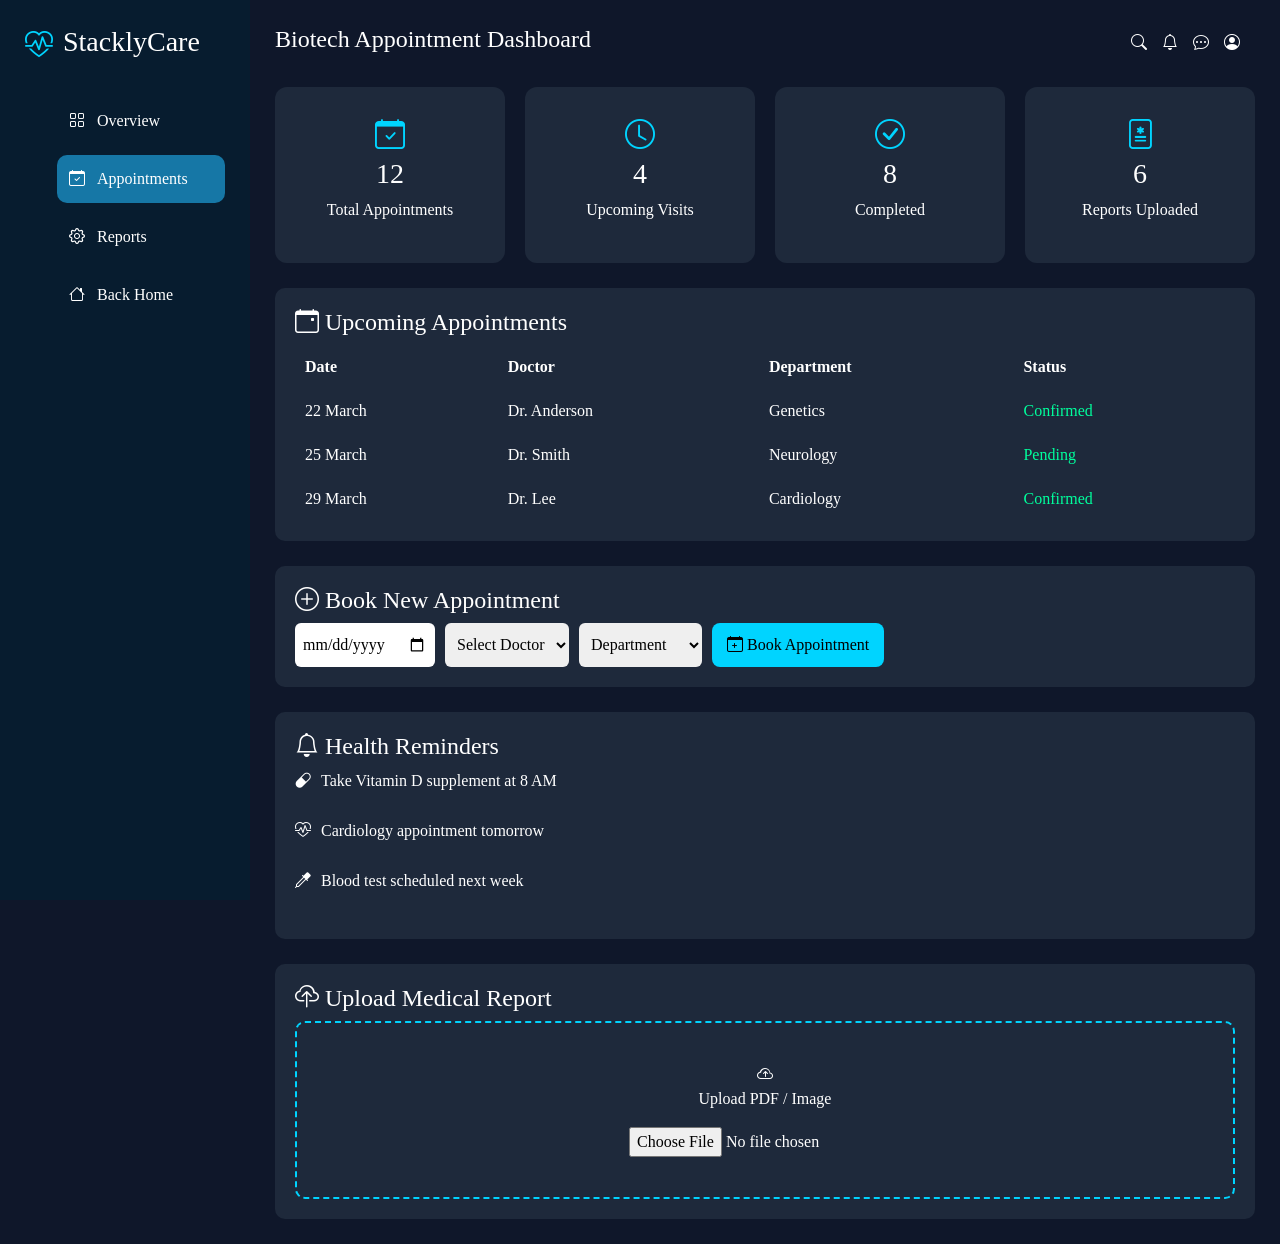
<file: appointmentdash.html>
<!DOCTYPE html>
<html lang="en">

<head>
<meta charset="UTF-8">
<meta name="viewport" content="width=device-width, initial-scale=1.0">

<title>MetaCare Biotechnology Dashboard</title>

<link href="https://cdn.jsdelivr.net/npm/bootstrap@5.3.2/dist/css/bootstrap.min.css" rel="stylesheet">

<link rel="stylesheet"
href="https://cdn.jsdelivr.net/npm/bootstrap-icons@1.11.3/font/bootstrap-icons.css">

<link rel="stylesheet" href="apointmentdash.css">

</head>

<body>

<div class="overlay"></div>


<div class="sidebar">

<div class="logo">

<i class="bi bi-heart-pulse"></i>
<h3>StacklyCare</h3>

</div>

<ul>

<li >
<a href="patdashboard.html">
<i class="bi bi-grid"></i>
<span>Overview</span>
</a>
</li>

<li class="active">
<a href="appointmentdash.html">
<i class="bi bi-calendar-check"></i>
<span>Appointments</span>
</a>
</li>


<li>
<a href="report.html">
<i class="bi bi-gear"></i>
<span>Reports</span>
</a>
</li>

<li>
<a href="index.html">
<i class="bi bi-house"></i>
<span>Back Home</span>
</a>
</li>

</ul>


</div>

<div class="main">

<header class="topbar">

<button class="menu-btn" id="menuToggle">
<i class="bi bi-list"></i>
</button>

<h4>Biotech Appointment Dashboard</h4>

<div class="top-icons">

<i class="bi bi-search"></i>
<i class="bi bi-bell"></i>
<i class="bi bi-chat-dots"></i>
<i class="bi bi-person-circle"></i>

<span id="topEmail"></span>

</div>

</header>


<div class="stats">

<div class="card-box">

<i class="bi bi-calendar-check"></i>
<h3>12</h3>
<p>Total Appointments</p>

</div>

<div class="card-box">

<i class="bi bi-clock"></i>
<h3>4</h3>
<p>Upcoming Visits</p>

</div>

<div class="card-box">

<i class="bi bi-check-circle"></i>
<h3>8</h3>
<p>Completed</p>

</div>

<div class="card-box">

<i class="bi bi-file-medical"></i>
<h3>6</h3>
<p>Reports Uploaded</p>

</div>

</div>


<section class="appointments">

<h4>
<i class="bi bi-calendar-event"></i>
Upcoming Appointments
</h4>

<table>

<thead>
<tr>
<th>Date</th>
<th>Doctor</th>
<th>Department</th>
<th>Status</th>
</tr>
</thead>

<tbody>

<tr>
<td>22 March</td>
<td>Dr. Anderson</td>
<td>Genetics</td>
<td class="status">Confirmed</td>
</tr>

<tr>
<td>25 March</td>
<td>Dr. Smith</td>
<td>Neurology</td>
<td class="status">Pending</td>
</tr>

<tr>
<td>29 March</td>
<td>Dr. Lee</td>
<td>Cardiology</td>
<td class="status">Confirmed</td>
</tr>

</tbody>

</table>

</section>


<section class="add-appointment">

<h4>
<i class="bi bi-plus-circle"></i>
Book New Appointment
</h4>

<form action="error.html">

<input type="date">

<select>
<option>Select Doctor</option>
<option>Dr Anderson</option>
<option>Dr Smith</option>
<option>Dr Lee</option>
</select>

<select>
<option>Department</option>
<option>Genetics</option>
<option>Cardiology</option>
<option>Neurology</option>
<option>Biochemistry</option>
</select>

<button type="submit">
<i class="bi bi-calendar-plus"></i>
Book Appointment
</button>

</form>

</section>


<section class="reminders">

<h4>
<i class="bi bi-bell"></i>
Health Reminders
</h4>

<div class="reminder">

<i class="bi bi-capsule"></i>
<p>Take Vitamin D supplement at 8 AM</p>

</div>

<div class="reminder">

<i class="bi bi-heart-pulse"></i>
<p>Cardiology appointment tomorrow</p>

</div>

<div class="reminder">

<i class="bi bi-eyedropper"></i>
<p>Blood test scheduled next week</p>

</div>

</section>


<section class="upload">

<h4>
<i class="bi bi-cloud-upload"></i>
Upload Medical Report
</h4>

<div class="upload-box">

<i class="bi bi-cloud-arrow-up"></i>
<p>Upload PDF / Image</p>

<input type="file">

</div>

</section>

</div>
<script>
    const sidebar=document.querySelector(".sidebar")
const overlay=document.querySelector(".overlay")
const menu=document.getElementById("menuToggle")

menu.onclick=()=>{

sidebar.classList.toggle("active")
overlay.classList.toggle("active")

}

overlay.onclick=()=>{

sidebar.classList.remove("active")
overlay.classList.remove("active")

}


const email=localStorage.getItem("userEmail")

if(email){

document.getElementById("userEmail").innerText=email
document.getElementById("topEmail").innerText=email

}
</script>

</body>
</html>
</file>
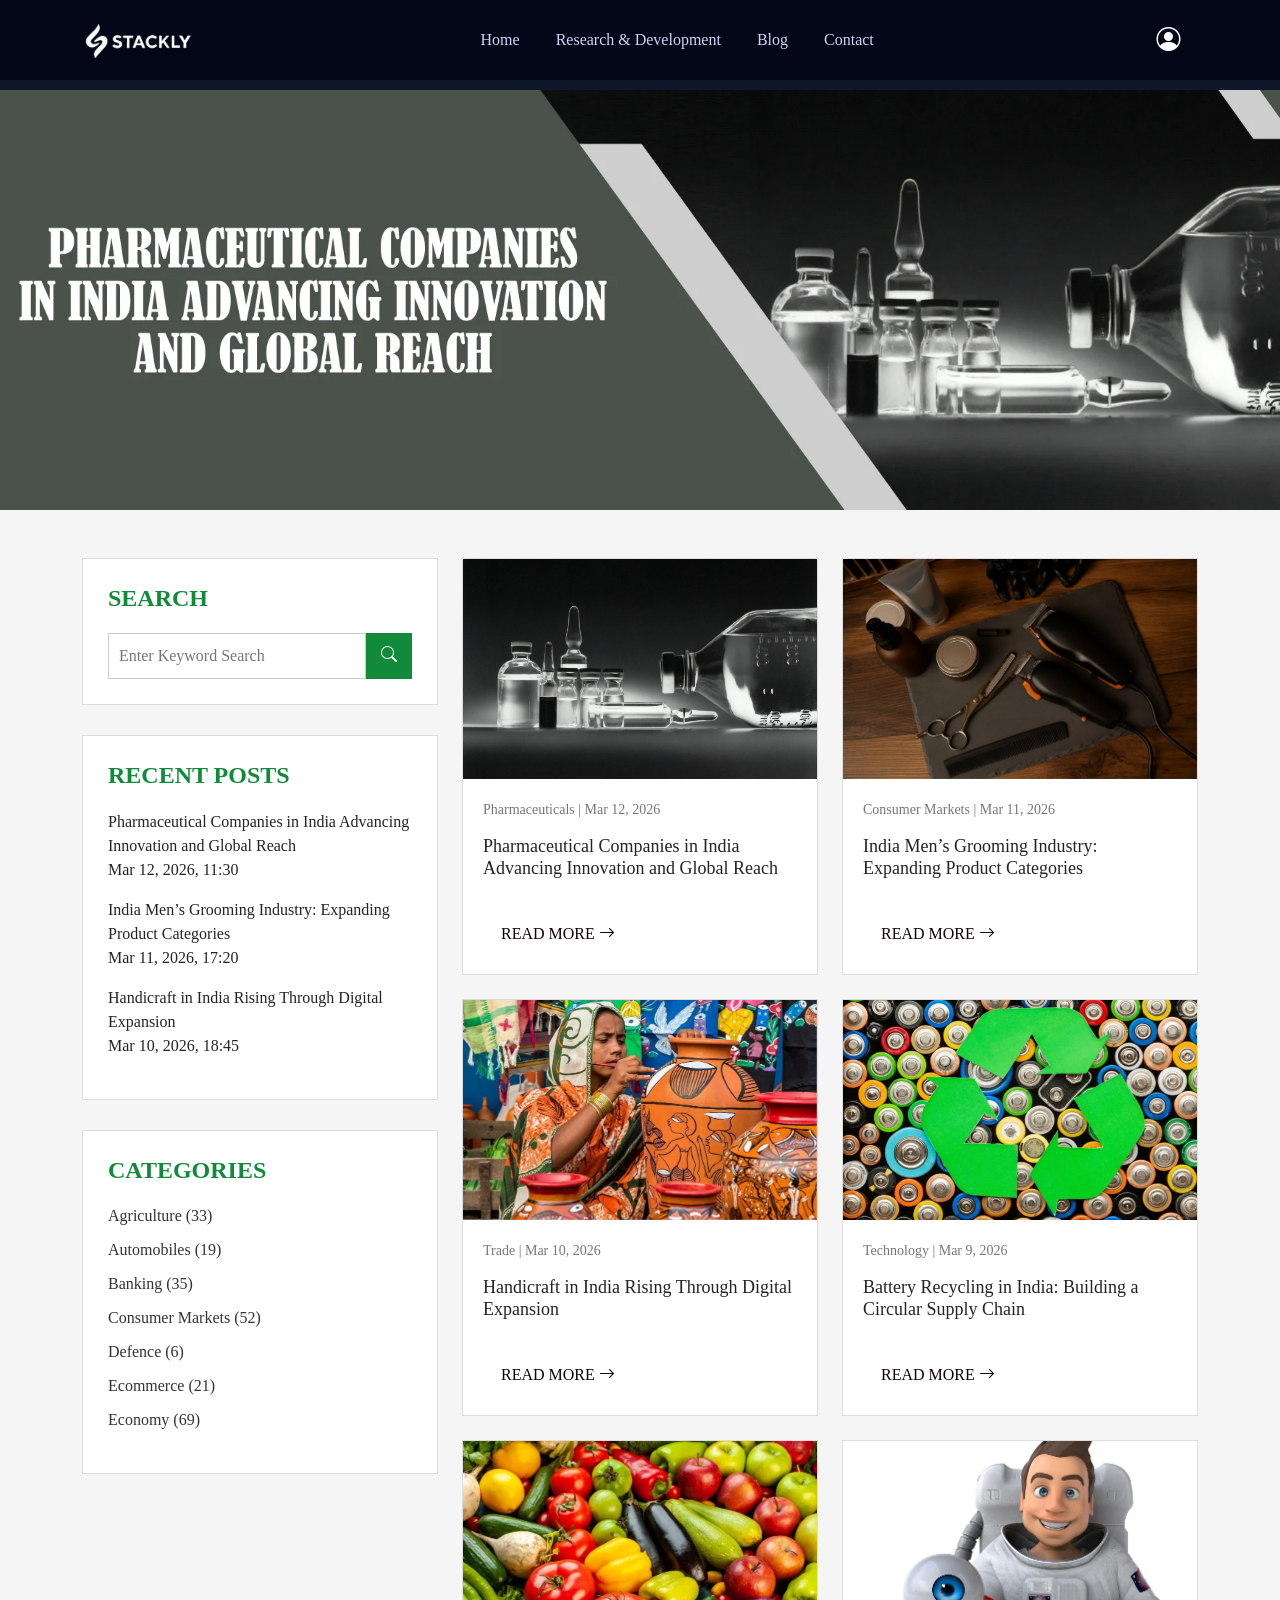
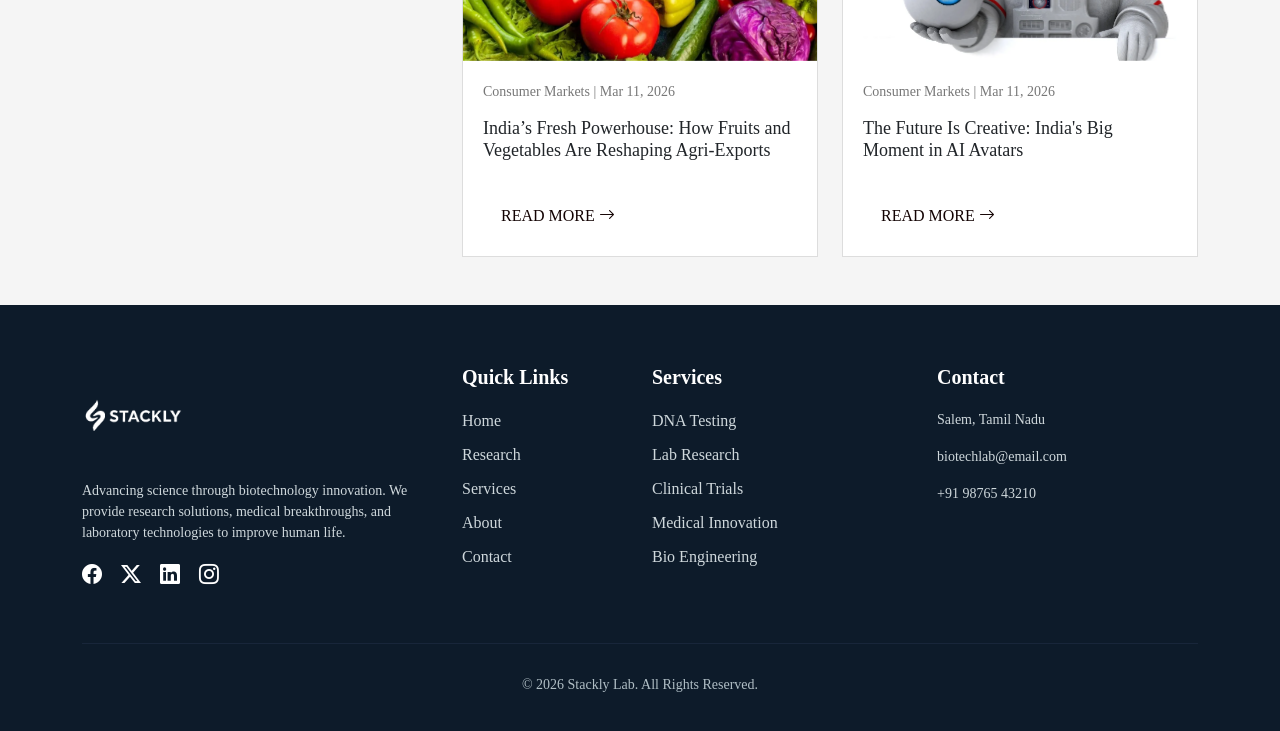
<file: Blog.html>
<!DOCTYPE html>
<html lang="en">
<head>

<meta charset="UTF-8">
<meta name="viewport" content="width=device-width, initial-scale=1">

<title>Biotech Navbar</title>

<link href="https://cdn.jsdelivr.net/npm/bootstrap@5.3.2/dist/css/bootstrap.min.css" rel="stylesheet">

<link rel="stylesheet" href="https://cdn.jsdelivr.net/npm/bootstrap-icons@1.11.3/font/bootstrap-icons.css">
<link rel="stylesheet" href="https://unpkg.com/aos@2.3.4/dist/aos.css"/>

<link rel="stylesheet" href="blog.css">

</head>

<body>


<nav class="navbar navbar-expand-lg navbar-dark custom-navbar fixed-top">

<div class="container">

<a class="navbar-brand logo-text" href="#">
<img src="Adobe Express - file.png" class="logo-img">
</a>


<button class="navbar-toggler" type="button" data-bs-toggle="collapse" data-bs-target="#navbarMenu">

<span class="navbar-toggler-icon"></span>

</button>

<div class="collapse navbar-collapse" id="navbarMenu">

<ul class="navbar-nav mx-auto">


<li class="nav-item ">

<a class="nav-link " href="index.html" >
Home
</a>

<!-- <ul class="dropdown-menu">

<li><a class="dropdown-item" href="index.html">Home1</a></li>
<li><a class="dropdown-item" href="#">Home2</a></li>

</ul>

</li> -->

<li class="nav-item">
<a class="nav-link" href="research.html">Research & Development</a>
</li>

<li class="nav-item">
<a class="nav-link" href="Blog.html">Blog</a>
</li>
<li class="nav-item">
<a class="nav-link" href="contact.html">Contact</a>
</li>

</ul>

<ul class="navbar-nav">

<li class="nav-item dropdown">

<a class="nav-link profile-icon" href="#" data-bs-toggle="dropdown">
<i class="bi bi-person-circle"></i>
</a>

<ul class="dropdown-menu dropdown-menu-end">

<li>
<a class="dropdown-item" href="login.html">Login</a>
</li>

<li>
<a class="dropdown-item" href="register.html">Register</a>
</li>

</ul>

</li>

</ul>

</div>

</div>

</nav>
<section class="blog-banner">
<div class="container">

</div>
</section>
<section class="blog-section py-5">
<div class="container">
<div class="row">

<div class="col-lg-4">

<div class="sidebar-box">
<h4 class="sidebar-title">SEARCH</h4>

<div class="search-box">
<input type="text" placeholder="Enter Keyword Search">
<a href="error.html"><i class="bi bi-search"></i></a>
</div>

</div>

<div class="sidebar-box">
<h4 class="sidebar-title">RECENT POSTS</h4>

<ul class="recent-post">
<li>
Pharmaceutical Companies in India Advancing Innovation and Global Reach

<p>Mar 12, 2026, 11:30</p>
</li>

<li>
India Men’s Grooming Industry: Expanding Product Categories

<p>Mar 11, 2026, 17:20</p>
</li>

<li>

Handicraft in India Rising Through Digital Expansion

<p>Mar 10, 2026, 18:45</p>
</li>
</ul>

</div>
<div class="sidebar-box">
<h4 class="sidebar-title">CATEGORIES</h4>

<ul class="categories">
<li><a href="error.html">Agriculture (33)</a></li>
<li><a href="error.html">Automobiles (19)</a></li>
<li><a href="error.html">Banking (35)</a></li>
<li><a href="error.html">Consumer Markets (52)</a></li>
<li><a href="error.html">Defence (6)</a></li>
<li><a href="error.html">Ecommerce (21)</a></li>
<li><a href="error.html">Economy (69)</a></li>
</ul>

</div>


</div>

<div class="col-lg-8">

<div class="row g-4">

<div class="col-md-6">

<div class="blog-card">

<img src="blog1.webp" class="img-fluid">

<div class="blog-content">

<p class="blog-meta">Pharmaceuticals | Mar 12, 2026</p>

<h5>
Pharmaceutical Companies in India Advancing Innovation and Global Reach
</h5>

<a href="error.html" class="read-btn">READ MORE <i class="bi bi-arrow-right"></i></a>

</div>

</div>

</div>


<div class="col-md-6">

<div class="blog-card">

<img src="blog2.webp" class="img-fluid">

<div class="blog-content">

<p class="blog-meta">Consumer Markets | Mar 11, 2026</p>

<h5>
India Men’s Grooming Industry: Expanding Product Categories
</h5>

<a href="error.html" class="read-btn">READ MORE <i class="bi bi-arrow-right"></i></a>

</div>

</div>

</div>


<div class="col-md-6">

<div class="blog-card">

<img src="blog3 (1).webp" class="img-fluid">

<div class="blog-content">

<p class="blog-meta">Trade | Mar 10, 2026</p>

<h5>
Handicraft in India Rising Through Digital Expansion
</h5>

<a href="error.html" class="read-btn">READ MORE <i class="bi bi-arrow-right"></i></a>

</div>

</div>

</div>


<div class="col-md-6">

<div class="blog-card">

<img src="blog4.webp" class="img-fluid">

<div class="blog-content">

<p class="blog-meta">Technology | Mar 9, 2026</p>

<h5>
Battery Recycling in India: Building a Circular Supply Chain
</h5>

<a href="error.html" class="read-btn">READ MORE <i class="bi bi-arrow-right"></i></a>

</div>

</div>

</div>
<div class="col-md-6">

<div class="blog-card">

<img src="blog5 (1).webp" class="img-fluid">

<div class="blog-content">

<p class="blog-meta">Consumer Markets | Mar 11, 2026</p>

<h5>
India’s Fresh Powerhouse: How Fruits and Vegetables Are Reshaping Agri-Exports
</h5>

<a href="error.html" class="read-btn">READ MORE <i class="bi bi-arrow-right"></i></a>

</div>

</div>

</div>
<div class="col-md-6">

<div class="blog-card">

<img src="blog6.webp" class="img-fluid">

<div class="blog-content">

<p class="blog-meta">Consumer Markets | Mar 11, 2026</p>

<h5>
The Future Is Creative: India's Big Moment in AI Avatars
</h5>

<a href="error.html" class="read-btn">READ MORE <i class="bi bi-arrow-right"></i></a>

</div>

</div>

</div>

</div>

</div>

</div>
</div>
</section>
<footer class="bio-footer">

<div class="container">
<div class="row">

<div class="col-lg-4 col-md-6 mb-4">
<div class="footer-logo">
<img src="Adobe Express - file.png" alt="Biotech Logo">

</div>

<p>
Advancing science through biotechnology innovation. 
We provide research solutions, medical breakthroughs, 
and laboratory technologies to improve human life.
</p>

<div class="social-icons">
<a href="error.html"><i class="bi bi-facebook"></i></a>
<a href="error.html"><i class="bi bi-twitter-x"></i></a>
<a href="error.html"><i class="bi bi-linkedin"></i></a>
<a href="error.html"><i class="bi bi-instagram"></i></a>
</div>

</div>

<div class="col-lg-2 col-md-6 mb-4">
<h5>Quick Links</h5>

<ul>
<li><a href="error.html">Home</a></li>
<li><a href="error.html">Research</a></li>
<li><a href="error.html">Services</a></li>
<li><a href="error.html">About</a></li>
<li><a href="error.html">Contact</a></li>
</ul>
</div>

<div class="col-lg-3 col-md-6 mb-4">
<h5>Services</h5>

<ul>
<li><a href="error.html">DNA Testing</a></li>
<li><a href="error.html">Lab Research</a></li>
<li><a href="error.html">Clinical Trials</a></li>
<li><a href="error.html">Medical Innovation</a></li>
<li><a href="error.html">Bio Engineering</a></li>
</ul>
</div>


<div class="col-lg-3 col-md-6 mb-4">
<h5>Contact</h5>

<p>Salem, Tamil Nadu</a></p>
<p>biotechlab@email.com</a></p>
<p>+91 98765 43210</a></p>

</div>

</div>

<hr>

<div class="text-center copyright">
<p>
&copy; 2026 Stackly Lab. All Rights Reserved.
</p>
</div>

</div>

</footer>

<script src="https://cdn.jsdelivr.net/npm/bootstrap@5.3.2/dist/js/bootstrap.bundle.min.js"></script>
</body>
</html>
</file>
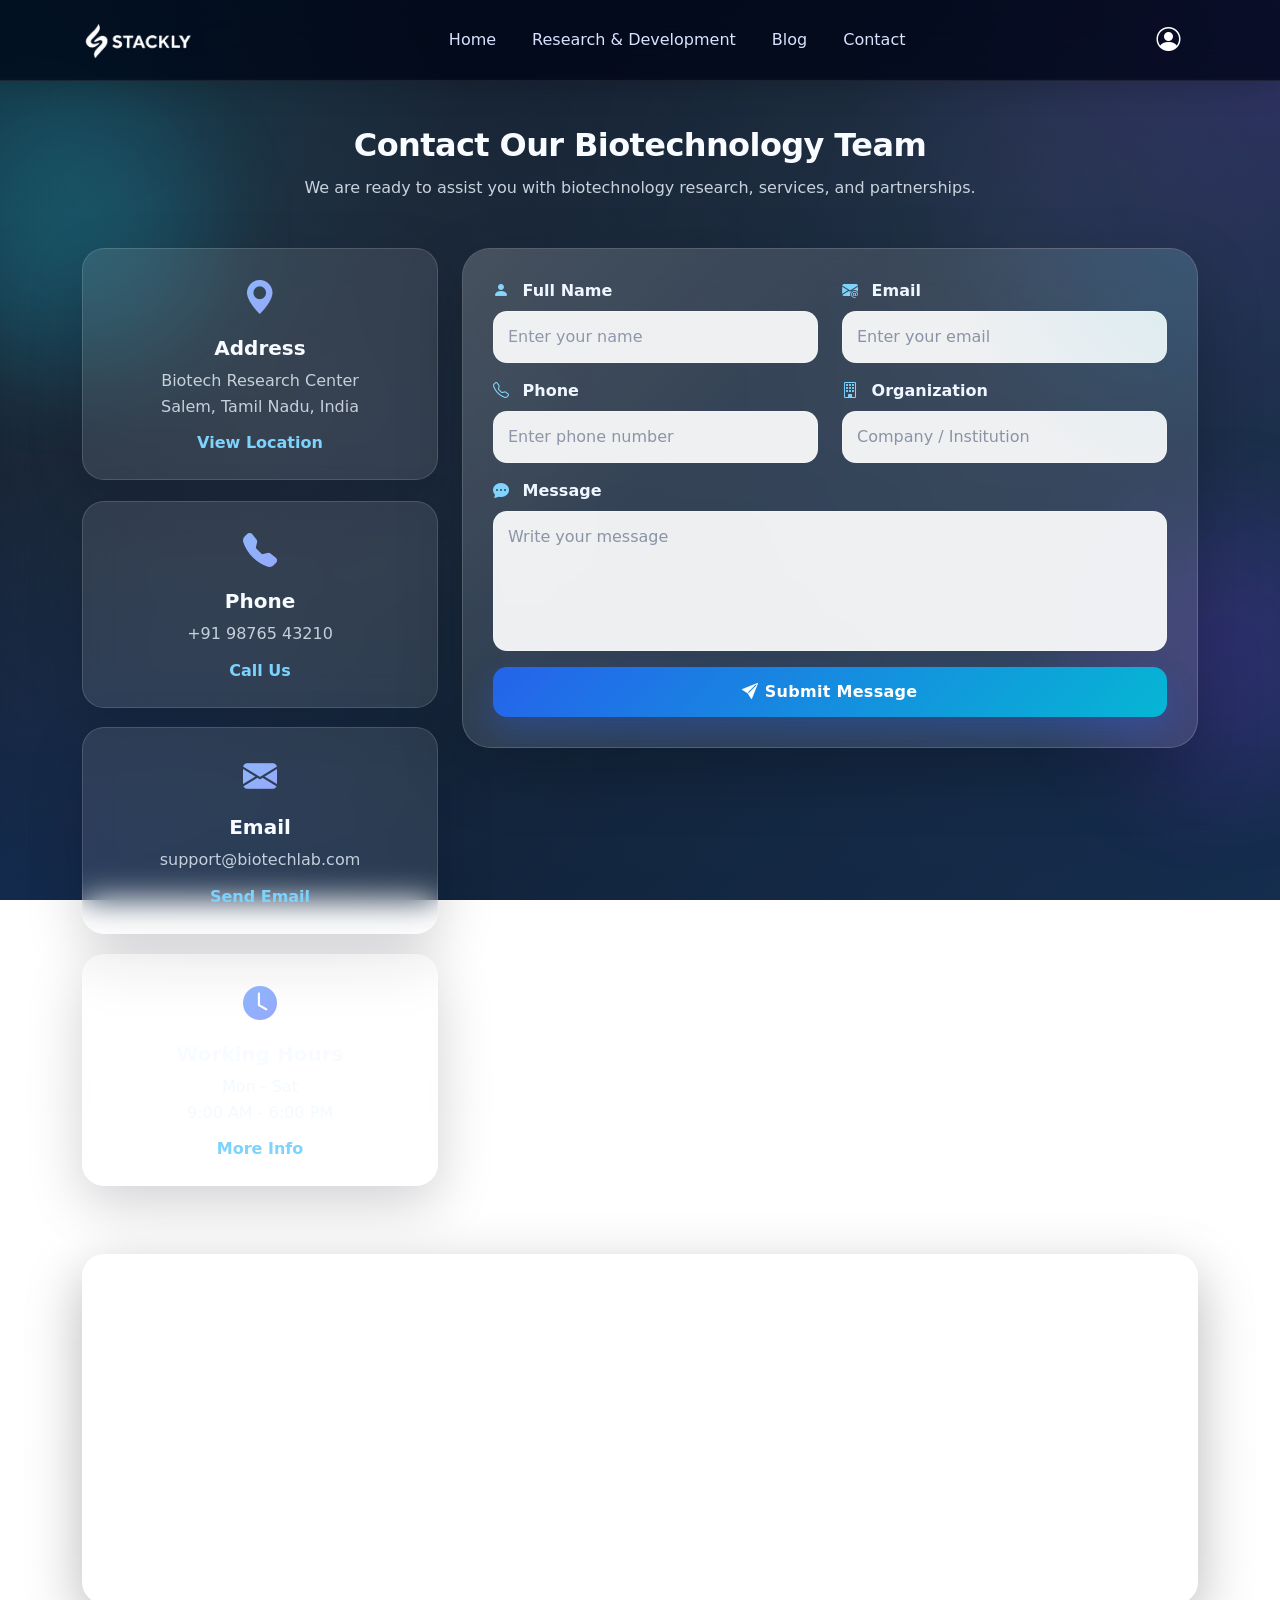
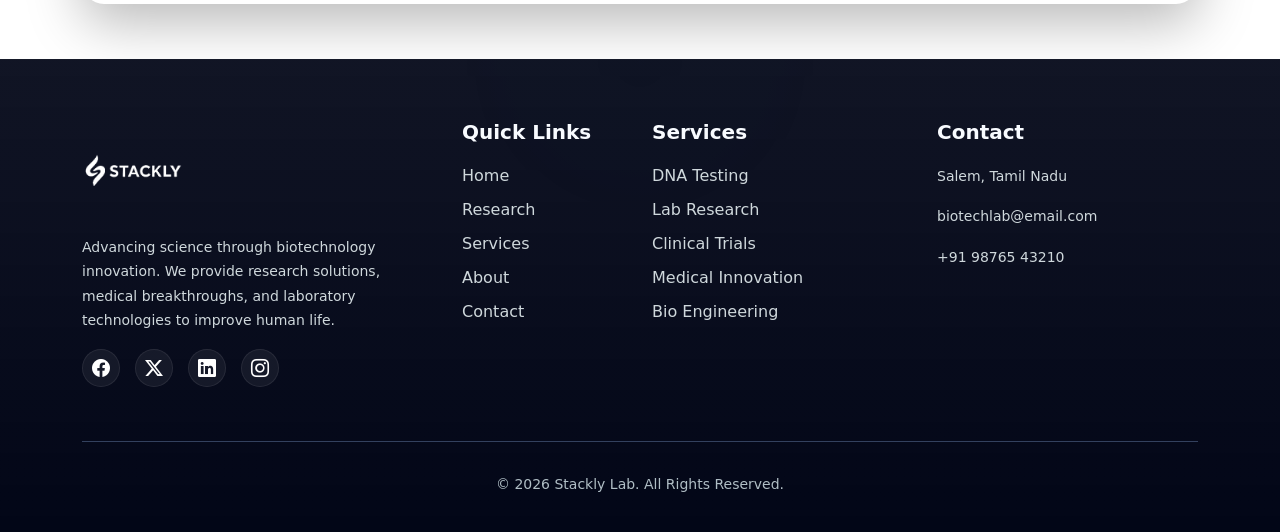
<file: contact.html>
<!DOCTYPE html>
<html lang="en">
<head>

<meta charset="UTF-8">
<meta name="viewport" content="width=device-width, initial-scale=1">

<title>Biotech Navbar</title>

<link href="https://cdn.jsdelivr.net/npm/bootstrap@5.3.2/dist/css/bootstrap.min.css" rel="stylesheet">

<link rel="stylesheet" href="https://cdn.jsdelivr.net/npm/bootstrap-icons@1.11.3/font/bootstrap-icons.css">
<link rel="stylesheet" href="https://unpkg.com/aos@2.3.4/dist/aos.css"/>

<link rel="stylesheet" href="contact.css">

</head>

<body>


<nav class="navbar navbar-expand-lg navbar-dark custom-navbar fixed-top">

<div class="container">

<a class="navbar-brand logo-text" href="#">
<img src="Adobe Express - file.png" class="logo-img">
</a>


<button class="navbar-toggler" type="button" data-bs-toggle="collapse" data-bs-target="#navbarMenu">

<span class="navbar-toggler-icon"></span>

</button>

<div class="collapse navbar-collapse" id="navbarMenu">

<ul class="navbar-nav mx-auto">


<li class="nav-item ">

<a class="nav-link " href="index.html">
Home
</a>

<!-- <ul class="dropdown-menu">

<li><a class="dropdown-item" href="index.html">Home1</a></li>
<li><a class="dropdown-item" href="#">Home2</a></li>

</ul>

</li> -->

<li class="nav-item">
<a class="nav-link" href="research.html">Research & Development</a>
</li>

<li class="nav-item">
<a class="nav-link" href="Blog.html">Blog</a>
</li>
<li class="nav-item">
<a class="nav-link" href="contact.html">Contact</a>
</li>

</ul>

<ul class="navbar-nav">

<li class="nav-item dropdown">

<a class="nav-link profile-icon" href="#" data-bs-toggle="dropdown">
<i class="bi bi-person-circle"></i>
</a>

<ul class="dropdown-menu dropdown-menu-end">

<li>
<a class="dropdown-item" href="login.html">Login</a>
</li>

<li>
<a class="dropdown-item" href="register.html">Register</a>
</li>

</ul>

</li>

</ul>

</div>

</div>

</nav>

<section class="contact-section py-5">
<div class="container">

<div class="text-center mb-5">
<h2 class="fw-bold">Contact Our Biotechnology Team</h2>
<p>We are ready to assist you with biotechnology research, services, and partnerships.</p>
</div>

<div class="row g-4">

<div class="col-lg-4">

<div class="contact-card">
<i class="bi bi-geo-alt-fill"></i>
<h5>Address</h5>
<p>Biotech Research Center<br>Salem, Tamil Nadu, India</p>
<a href="error.html">View Location</a>
</div>

<div class="contact-card">
<i class="bi bi-telephone-fill"></i>
<h5>Phone</h5>
<p>+91 98765 43210</p>
<a href="error.html">Call Us</a>
</div>

<div class="contact-card">
<i class="bi bi-envelope-fill"></i>
<h5>Email</h5>
<p>support@biotechlab.com</p>
<a href="error.html">Send Email</a>
</div>

<div class="contact-card">
<i class="bi bi-clock-fill"></i>
<h5>Working Hours</h5>
<p>Mon - Sat<br>9:00 AM - 6:00 PM</p>
<a href="error.html">More Info</a>
</div>

</div>

<div class="col-lg-8">

<div class="contact-form">

<form action="error.html">

<div class="row">

<div class="col-md-6 mb-3">
<label class="form-label">
<i class="bi bi-person-fill"></i> Full Name
</label>
<input type="text" class="form-control" placeholder="Enter your name" required>
</div>

<div class="col-md-6 mb-3">
<label class="form-label">
<i class="bi bi-envelope-at-fill"></i> Email
</label>
<input type="email" class="form-control" placeholder="Enter your email" required>
</div>

<div class="col-md-6 mb-3">
<label class="form-label">
<i class="bi bi-telephone"></i> Phone
</label>
<input type="text" class="form-control" placeholder="Enter phone number" required>
</div>

<div class="col-md-6 mb-3">
<label class="form-label">
<i class="bi bi-building"></i> Organization
</label>
<input type="text" class="form-control" placeholder="Company / Institution" required>
</div>

<div class="col-12 mb-3">
<label class="form-label">
<i class="bi bi-chat-dots-fill"></i> Message
</label>
<textarea class="form-control" rows="4" placeholder="Write your message" required></textarea>
</div>

</div>

<button class="btn contact-btn w-100">
<i class="bi bi-send-fill"></i> Submit Message
</button>

</form>

</div>

</div>

</div>

<div class="map-container mt-5">

<iframe
src="https://www.google.com/maps?q=Salem,Tamil%20Nadu&output=embed"
width="100%"
height="350"
style="border:0;"
allowfullscreen=""
loading="lazy">
</iframe>

</div>

</div>
</section>

<footer class="bio-footer">

<div class="container">
<div class="row">

<div class="col-lg-4 col-md-6 mb-4">
<div class="footer-logo">
<img src="Adobe Express - file.png" alt="Biotech Logo">

</div>

<p>
Advancing science through biotechnology innovation. 
We provide research solutions, medical breakthroughs, 
and laboratory technologies to improve human life.
</p>

<div class="social-icons">
<a href="error.html"><i class="bi bi-facebook"></i></a>
<a href="error.html"><i class="bi bi-twitter-x"></i></a>
<a href="error.html"><i class="bi bi-linkedin"></i></a>
<a href="error.html"><i class="bi bi-instagram"></i></a>
</div>

</div>

<div class="col-lg-2 col-md-6 mb-4">
<h5>Quick Links</h5>

<ul>
<li><a href="error.html">Home</a></li>
<li><a href="error.html">Research</a></li>
<li><a href="error.html">Services</a></li>
<li><a href="error.html">About</a></li>
<li><a href="error.html">Contact</a></li>
</ul>
</div>

<div class="col-lg-3 col-md-6 mb-4">
<h5>Services</h5>

<ul>
<li><a href="error.html">DNA Testing</a></li>
<li><a href="error.html">Lab Research</a></li>
<li><a href="error.html">Clinical Trials</a></li>
<li><a href="error.html">Medical Innovation</a></li>
<li><a href="error.html">Bio Engineering</a></li>
</ul>
</div>


<div class="col-lg-3 col-md-6 mb-4">
<h5>Contact</h5>

<p>Salem, Tamil Nadu</a></p>
<p>biotechlab@email.com</a></p>
<p>+91 98765 43210</a></p>

</div>

</div>

<hr>

<div class="text-center copyright">
<p>
&copy; 2026 Stackly Lab. All Rights Reserved.
</p>
</div>

</div>

</footer>
<script src="https://cdn.jsdelivr.net/npm/bootstrap@5.3.2/dist/js/bootstrap.bundle.min.js"></script>

</body>
</html>
</file>
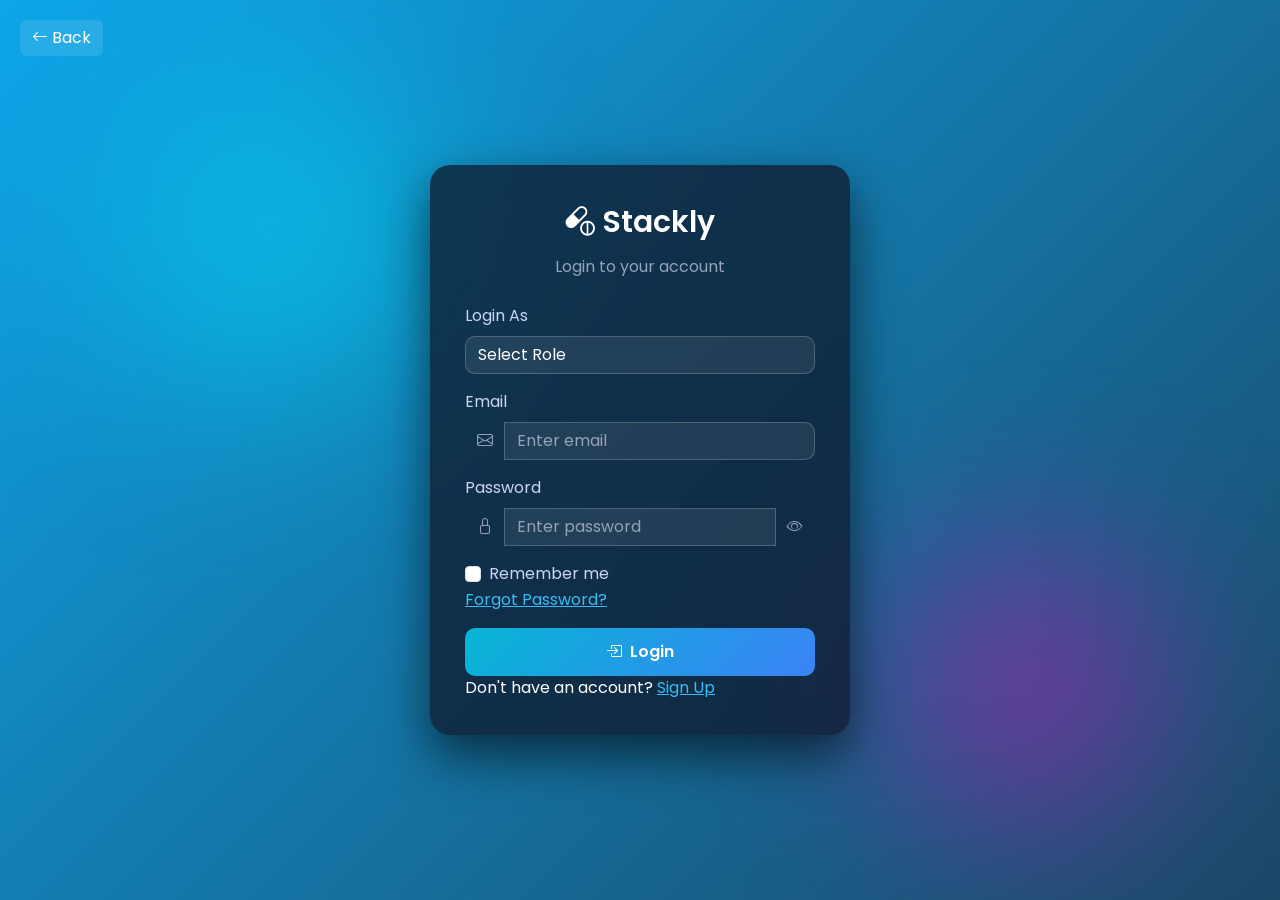
<file: login.html>
<!DOCTYPE html>
<html lang="en">

<head>

<meta charset="UTF-8">
<meta name="viewport" content="width=device-width, initial-scale=1">

<title>Stackly Login</title>
<link href="https://fonts.googleapis.com/css2?family=Poppins:wght@300;400;600&display=swap" rel="stylesheet">

<script src="https://cdnjs.cloudflare.com/ajax/libs/gsap/3.12.5/gsap.min.js"></script>

<link href="https://cdn.jsdelivr.net/npm/bootstrap@5.3.2/dist/css/bootstrap.min.css" rel="stylesheet">
<link rel="stylesheet" href="https://cdn.jsdelivr.net/npm/bootstrap-icons@1.11.3/font/bootstrap-icons.css">
<link rel="stylesheet" href="login.css">



</head>

<body>
    <div class="blob blob1"></div>
<div class="blob blob2"></div>

<a href="index.html" class="btn btn-light back-home">
<i class="bi bi-arrow-left"></i> Back
</a>

<div class="login-card">

<div class="logo">
<i class="bi bi-capsule-pill"></i> Stackly
</div>

<div class="subtitle">
Login to your account
</div>

<form onsubmit="loginUser(event)">

<div class="mb-3">
  <label class="form-label">Login As</label>
  <select class="form-select w-100" id="role" required>
    <option value="" disabled selected>Select Role</option>
    <option value="researcher">Researcher</option>
    <option value="patient">Patient</option>
  </select>
</div>

<div class="mb-3">

<label class="form-label">Email</label>

<div class="input-group w-100">

<span class="input-group-text">
<i class="bi bi-envelope"></i>
</span>

<input
type="email"
id="email"
class="form-control"
placeholder="Enter email"
required
>

</div>

</div>

<div class="mb-3">

<label class="form-label" >Password</label>

<div class="input-group">

<span class="input-group-text">
<i class="bi bi-lock"></i>
</span>

<input
type="password"
id="password"
class="form-control"
placeholder="Enter password"
required
>

<span class="input-group-text" onclick="togglePassword()">
<i class="bi bi-eye" id="eyeIcon"></i>
</span>

</div>

</div>

<div class="form-check">

<input class="form-check-input" type="checkbox" required>

<label class="form-check-label">
Remember me
</label>

</div>

<div class="extra-links">
<a href="error.html">Forgot Password?</a>
</div>
<button id="loginBtn" type="submit" class="btn login-btn w-100 mt-3">
<i class="bi bi-box-arrow-in-right"></i> Login
</button>

</form>

<div class="signup-link">
Don't have an account?
<a href="register.html">Sign Up</a>
</div>

</div>

<script src="https://cdn.jsdelivr.net/npm/bootstrap@5.3.2/dist/js/bootstrap.bundle.min.js"></script>

<script>

function togglePassword(){

let pass = document.getElementById("password");
let eye = document.getElementById("eyeIcon");

if(pass.type === "password"){
pass.type = "text";
eye.classList.replace("bi-eye","bi-eye-slash");
}
else{
pass.type = "password";
eye.classList.replace("bi-eye-slash","bi-eye");
}

}

function loginUser(event){

event.preventDefault();

let btn = document.getElementById("loginBtn");
let card = document.querySelector(".login-card");

let role = document.getElementById("role").value;

/* START LOADING */
btn.classList.add("loading");

/* SIMULATE API */
setTimeout(()=>{

if(!role){
btn.classList.remove("loading");

card.classList.add("error");
setTimeout(()=>card.classList.remove("error"),400);

alert("Please select role");
return;
}


btn.classList.remove("loading");
btn.classList.add("success");


setTimeout(()=>{
if(role==="patient"){
window.location.href="patdashboard.html";
}else{
window.location.href="resdashboard.html";
}
},1200);

},1500);

}
</script>
<script>


gsap.to(".login-card",{
y:0,
opacity:1,
duration:1.2,
ease:"power3.out"
});


document.querySelectorAll(".form-control").forEach(input=>{
input.addEventListener("focus",()=>{
input.style.boxShadow="0 0 10px #00eaff";
});
input.addEventListener("blur",()=>{
input.style.boxShadow="none";
});
});


document.addEventListener("mousemove",(e)=>{
let x = (window.innerWidth/2 - e.pageX)/25;
let y = (window.innerHeight/2 - e.pageY)/25;

document.querySelector(".login-card").style.transform =
`translate(${x}px,${y}px)`;
});

</script>

</body>
</html>
</file>
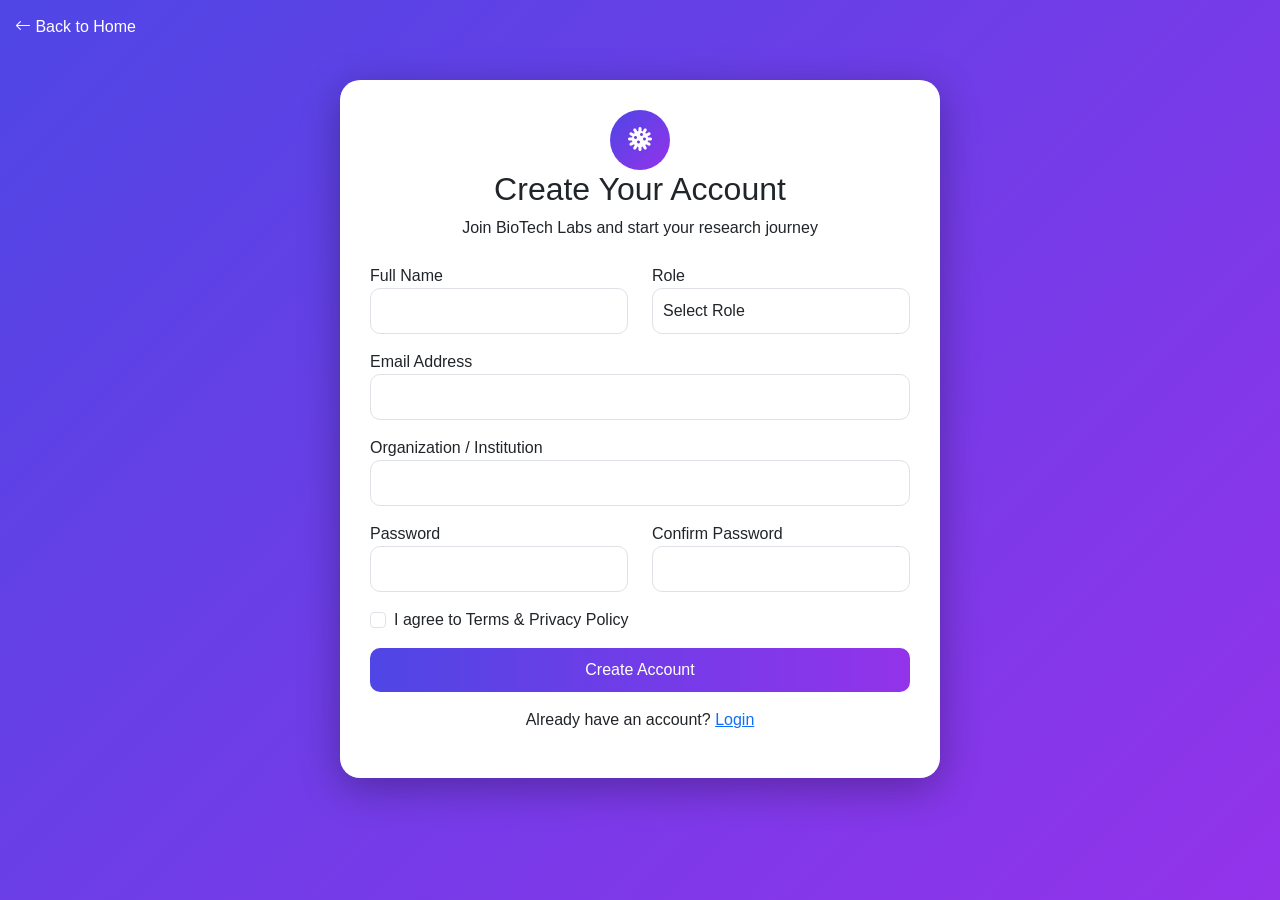
<file: register.html>
<!DOCTYPE html>
<html lang="en">
<head>
<meta charset="UTF-8">
<meta name="viewport" content="width=device-width, initial-scale=1.0">

<title>Register - BioTech</title>

<link href="https://cdn.jsdelivr.net/npm/bootstrap@5.3.2/dist/css/bootstrap.min.css" rel="stylesheet">
<link href="https://cdn.jsdelivr.net/npm/bootstrap-icons/font/bootstrap-icons.css" rel="stylesheet">

<link rel="stylesheet" href="register.css">
</head>

<body>

<div class="container-fluid main-bg">

    <a href="index.html" class="back-btn">
        <i class="bi bi-arrow-left"></i> Back to Home
    </a>
    <div class="register-card">

        <div class="text-center mb-4">
            <div class="icon">
                <i class="bi bi-virus"></i>
            </div>
            <h2>Create Your Account</h2>
            <p>Join BioTech Labs and start your research journey</p>
        </div>

        <form action="error.html">

            <div class="row">
                <div class="col-md-6 mb-3">
                    <label>Full Name</label>
                    <input type="text" class="form-control" required>
                </div>

                <div class="col-md-6 mb-3">
                    <label>Role</label>
                    <select class="form-control">
                        <option value="" disabled selected>Select Role</option>
                        <option>Researcher</option>
                        <option>Patient</option>
                    </select>
                </div>
            </div>

            <div class="mb-3">
                <label>Email Address</label>
                <input type="email" class="form-control" required>
            </div>

            <div class="mb-3">
                <label>Organization / Institution</label>
                <input type="text" class="form-control" required>
            </div>

            <div class="row">
                <div class="col-md-6 mb-3">
                    <label>Password</label>
                    <input type="password" class="form-control" required>
                </div>

                <div class="col-md-6 mb-3">
                    <label>Confirm Password</label>
                    <input type="password" class="form-control" required>
                </div>
            </div>

            <div class="form-check mb-3">
                <input type="checkbox" class="form-check-input" required>
                <label class="form-check-label" >
                    I agree to Terms & Privacy Policy
                </label>
            </div>

            <button class="btn btn-primary w-100" type="submit">Create Account</button>

            <p class="text-center mt-3 " >
                Already have an account? <a href="login.html">Login</a>
            </p>

        </form>
    </div>
</div>

</body>
</html>
</file>
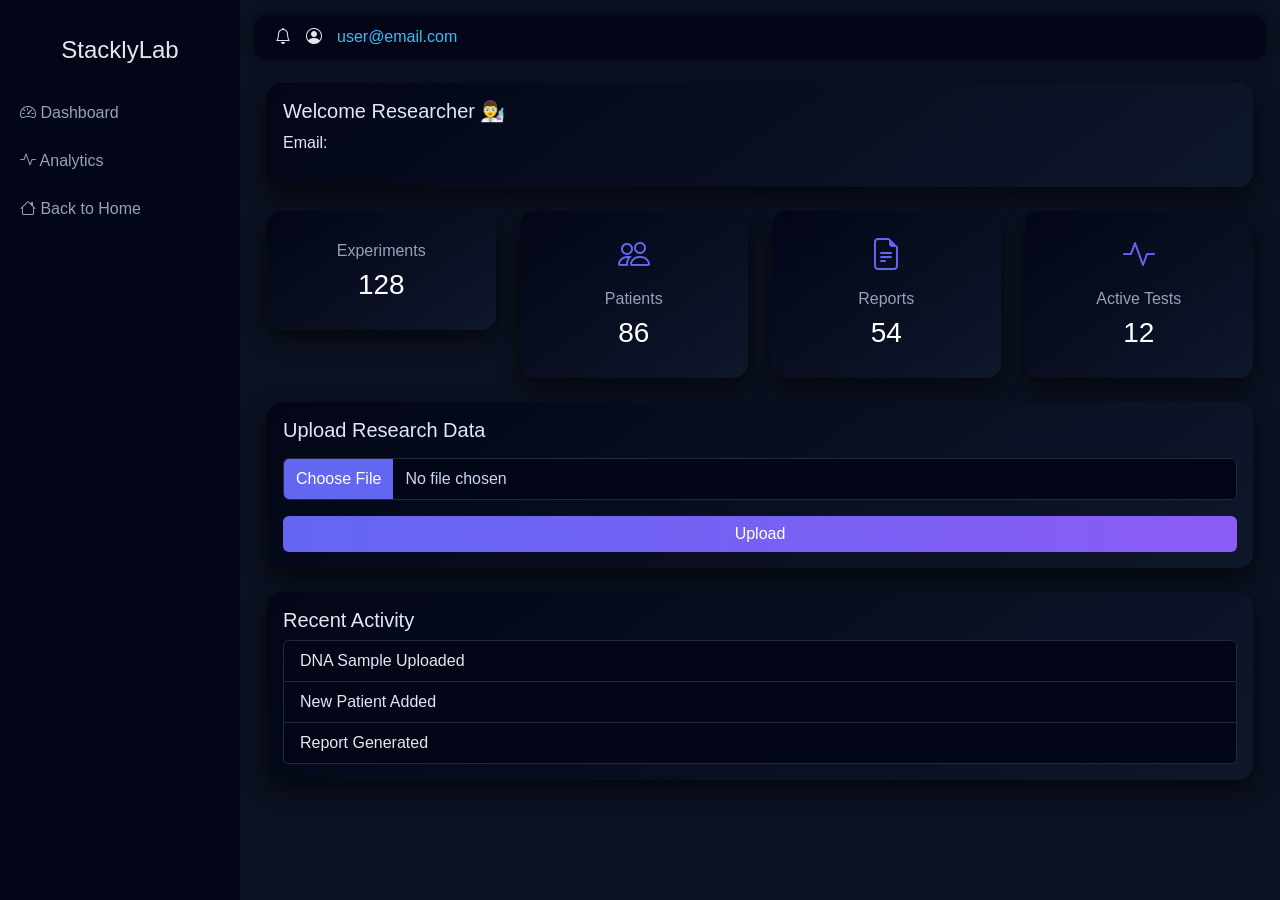
<file: resdashboard.html>
<!DOCTYPE html>
<html lang="en">
<head>
<meta charset="UTF-8">
<meta name="viewport" content="width=device-width, initial-scale=1.0">

<title>Biotech Research Dashboard</title>

<link href="https://cdn.jsdelivr.net/npm/bootstrap@5.3.2/dist/css/bootstrap.min.css" rel="stylesheet">

<link href="https://cdn.jsdelivr.net/npm/bootstrap-icons/font/bootstrap-icons.css" rel="stylesheet">

<link rel="stylesheet" href="researchdash.css">
</head>

<body>

<div class="sidebar" id="sidebar">
    <h4 class="text-center mt-3">StacklyLab</h4>

    <ul class="nav flex-column mt-4">
        <li><a href="resdashboard.html"><i class="bi bi-speedometer2"></i> Dashboard</a></li>
        <li><a href="analysticsdash.html"><i class="bi bi-activity"></i> Analytics</a></li>
        <li><a href="index.html"><i class="bi bi-house"></i> Back to Home</a></li>
    </ul>
</div>

<div class="overlay" id="overlay" onclick="toggleSidebar()"></div>

<div class="main">

    <div class="topbar">
        <button class="menu-btn" onclick="toggleSidebar()">
            <i class="bi bi-list"></i>
        </button>

        <div class="top-right">
            <i class="bi bi-bell"></i>
            <i class="bi bi-person-circle"></i>
            <span id="topEmail">user@email.com</span>
        </div>
    </div>


    <div class="container-fluid mt-4">

        <div class="card p-3 mb-4">
            <h5>Welcome Researcher 👨‍🔬</h5>
            <p>Email: <span id="userEmail"></span></p>
        </div>


        <div class="row g-4">
            <div class="col-md-3">
                <div class="card stat">
                    <i class="bi bi-flask"></i>
                    <h6>Experiments</h6>
                    <h3>128</h3>
                </div>
            </div>

            <div class="col-md-3">
                <div class="card stat">
                    <i class="bi bi-people"></i>
                    <h6>Patients</h6>
                    <h3>86</h3>
                </div>
            </div>

            <div class="col-md-3">
                <div class="card stat">
                    <i class="bi bi-file-earmark-text"></i>
                    <h6>Reports</h6>
                    <h3>54</h3>
                </div>
            </div>

            <div class="col-md-3">
                <div class="card stat">
                    <i class="bi bi-activity"></i>
                    <h6>Active Tests</h6>
                    <h3>12</h3>
                </div>
            </div>
        </div>

        <div class="card mt-4 p-3">
            <h5>Upload Research Data</h5>
            <input type="file" class="form-control mt-2">
            <button class="btn btn-primary mt-3">Upload</button>
        </div>


        <div class="card mt-4 p-3">
            <h5>Recent Activity</h5>
            <ul class="list-group">
                <li class="list-group-item">DNA Sample Uploaded</li>
                <li class="list-group-item">New Patient Added</li>
                <li class="list-group-item">Report Generated</li>
            </ul>
        </div>

    </div>
</div>

<script>

const email = localStorage.getItem("userEmail");

if (email) {
    document.getElementById("userEmail").innerText = email;
    document.getElementById("topEmail").innerText = email;
}

function toggleSidebar() {
    document.getElementById("sidebar").classList.toggle("active");
    document.getElementById("overlay").classList.toggle("active");
}
</script>
</body>
</html>
</file>
<file: apointmentdash.css>
*{
margin:0;
padding:0;
box-sizing:border-box;
font-family:Segoe UI;
}

body{
background:#0f172a;
color:white;
display:flex;
}

.sidebar{

width:250px;
height:100vh;
background:#071c2f;
position:fixed;
left:0;
top:0;
padding:25px;
overflow:auto;
transition:0.3s;

}

.logo{
display:flex;
align-items:center;
gap:10px;
margin-bottom:30px;
}

.logo i{
font-size:28px;
color:#00d4ff;
}

.sidebar ul{
list-style:none;
}

.sidebar ul li{
margin-bottom:10px;
}

.sidebar ul li a{

display:flex;
align-items:center;
gap:12px;
padding:12px;
border-radius:10px;
text-decoration:none;
color:white;

}

.sidebar ul li a:hover{
background:#123a5e;
}

.sidebar ul li.active a{
background:#1677a6;
}

.sidebar-user{
margin-top:40px;
display:flex;
gap:10px;
align-items:center;
}

.main{
margin-left:250px;
width:100%;
padding:25px;
}


.topbar{

display:flex;
justify-content:space-between;
align-items:center;
margin-bottom:25px;

}

.menu-btn{
font-size:25px;
background:none;
border:none;
color:white;
display:none;
}

.top-icons{
display:flex;
align-items:center;
gap:15px;
}


.stats{

display:grid;
grid-template-columns:repeat(auto-fit,minmax(200px,1fr));
gap:20px;
margin-bottom:25px;

}

.card-box{

background:#1e293b;
padding:25px;
border-radius:12px;
text-align:center;
transition:0.3s;

}

.card-box:hover{
transform:translateY(-5px);
}

.card-box i{
font-size:30px;
color:#00d4ff;
margin-bottom:10px;
}



.appointments{

background:#1e293b;
padding:20px;
border-radius:10px;
margin-bottom:25px;

}

table{
width:100%;
}

th,td{
padding:10px;
}

.status{
color:#00ff9d;
}



.add-appointment{

background:#1e293b;
padding:20px;
border-radius:10px;
margin-bottom:25px;

}

.add-appointment form{

display:flex;
flex-wrap:wrap;
gap:10px;

}

.add-appointment input,
.add-appointment select{

padding:8px;
border-radius:6px;
border:none;

}

.add-appointment button{

background:#00d4ff;
border:none;
padding:10px 15px;
border-radius:8px;
color:black;

}


.reminders{

background:#1e293b;
padding:20px;
border-radius:10px;
margin-bottom:25px;

}

.reminder{

display:flex;
gap:10px;
margin-bottom:10px;

}


.upload{

background:#1e293b;
padding:20px;
border-radius:10px;

}

.upload-box{

border:2px dashed #00d4ff;
padding:40px;
text-align:center;
border-radius:10px;

}

.overlay{
display:none;
position:fixed;
width:100%;
height:100%;
background:rgba(0,0,0,0.6);
}

@media(max-width:900px){

.sidebar{
left:-260px;
}

.sidebar.active{
left:0;
}

.menu-btn{
display:block;
}

.main{
margin-left:0;
}

.overlay.active{
display:block;
}

}


@media (max-width:576px){

.appointments table,
.appointments thead,
.appointments tbody,
.appointments th,
.appointments td,
.appointments tr{
display:block;
width:100%;
}

.appointments thead{
display:none;
}

.appointments tr{
background:#16263b;
margin-bottom:15px;
padding:15px;
border-radius:10px;
}

.appointments td{
display:flex;
justify-content:space-between;
padding:8px 0;
border-bottom:1px solid rgba(255,255,255,0.1);
}

.appointments td:last-child{
border-bottom:none;
}

.appointments td::before{
font-weight:600;
color:#9bb4d3;
}

.appointments td:nth-child(1)::before{
content:"Date";
}

.appointments td:nth-child(2)::before{
content:"Doctor";
}

.appointments td:nth-child(3)::before{
content:"Department";
}

.appointments td:nth-child(4)::before{
content:"Status";
}
.sidebar{
position:fixed;
left:-260px;
top:0;
width:260px;
height:100vh;
z-index:1000;
transition:0.3s ease;
}

.sidebar.active{
left:0;
}

.main{
margin-left:0;
padding:20px;
}

.overlay{
position:fixed;
top:0;
left:0;
width:100%;
height:100%;
background:rgba(0,0,0,0.6);
display:none;
z-index:900;
}

.overlay.active{
display:block;
}

}
</file>
<file: blog.css>
body{
font-family:Segoe UI;
background:#0f172a;
margin-top: 90px;

}
body,html{
    overflow-x: hidden;
}

.custom-navbar{
background:#020617;
padding:14px 0;
}
.logo-img{
height:35px;
margin-right:8px;
filter:brightness(0) invert(1);
}

.logo-text{
color:white;
font-weight:600;
font-size:20px;
}

.navbar-nav .nav-link{
color:#cbd5f5;
margin:0 10px;
font-weight:500;
transition:0.3s;
position:relative;
}

.navbar-nav .nav-link:hover{
color:#38bdf8;
}


.navbar-nav .nav-link::after{

content:"";
position:absolute;
width:0%;
height:2px;
left:0;
bottom:-4px;
background:#38bdf8;
transition:0.3s;

}

.navbar-nav .nav-link:hover::after{
width:100%;
}


.navbar-nav .dropdown-toggle::after{
display:none ;
}

.navbar-nav .dropdown-toggle:hover::after{
display:none;
}

.dropdown-menu{
background:#020617;
border:1px solid #1e293b;
}

.dropdown-item{
color:#cbd5f5;
transition:0.3s;
}

.dropdown-item:hover{
background:#0ea5e9;
color:white;
}

.profile-icon i{
font-size:24px;
color:white;
transition:0.3s;
}

.profile-icon i:hover{
color:#38bdf8;
}
@media(max-width:576px){

.navbar-nav{
text-align:center;
}

.nav-link{
margin:8px 0;
}

}

@media (max-width:576px){

.navbar-nav .nav-link{
display:block;
width:100%;
padding:14px 0;
text-align:center;
position:relative;
}

.navbar-nav .nav-link::after{
content:"";
position:absolute;
left:50%;
bottom:0;
width:0%;
height:2px;
background:#38bdf8;
transform:translateX(-50%);
transition:0.3s;
}


.navbar-nav .nav-link:hover::after,
.navbar-nav .nav-link:focus::after{
width:50%;
}

}
.blog-banner{
height:420px;
background-image:url("blogbanner.webp");
background-size:cover;
background-position:center;
background-repeat:no-repeat;
display:flex;
align-items:center;
color:white;
}

.banner-text h1{
font-size:42px;
font-weight:700;
max-width:650px;
}


@media(max-width:992px){

.blog-banner{
height:380px;
}

.banner-text h1{
font-size:32px;
}

}

@media (max-width:576px){

.blog-banner{
min-height:320px;
background-size:cover;  
background-position:center;
background-repeat:no-repeat;
padding:15px;
}

.banner-text h1{
font-size:24px;
line-height:1.4;
}

}
.blog-section{
background:#f5f5f5;
}

.sidebar-box{
background:#fff;
padding:25px;
margin-bottom:30px;
border:1px solid #ddd;
}

.sidebar-title{
color:#118a39;
font-weight:700;
margin-bottom:20px;
}

.search-box{
display:flex;
}

.search-box input{
flex:1;
padding:10px;
border:1px solid #ccc;
}

.search-box a{
background:#118a39;
color:#fff;
padding:10px 15px;
}

.recent-post{
list-style:none;
padding:0;
}

.recent-post li{
margin-bottom:15px;
}

.categories{
list-style:none;
padding:0;
}

.categories li{
margin-bottom:10px;
}

.categories a{
text-decoration:none;
color:#333;
}



.blog-content{
padding:20px;
}

.blog-meta{
font-size:14px;
color:#777;
}
.blog-card{
background:#fff;
border:1px solid #ddd;
height:100%;
display:flex;
flex-direction:column;
transition:0.3s;
}

.blog-card img{
width:100%;
height:220px;        
object-fit:cover;
}

.blog-content{
padding:20px;
flex:1;
display:flex;
flex-direction:column;
justify-content:space-between;
}

.blog-content h5{
font-size:18px;
min-height:60px;  
}

.read-btn{
color:#120202;
padding:8px 18px;
text-decoration:none;
display:inline-block;
margin-top:10px;
}
.read-btn:hover{
    color: red;
}
@media(max-width:576px){

.blog-card img{
height:180px;
}

}
.bio-footer{
background:#0d1b2a;
color:#ffffff;
padding:60px 0 20px;
}

.bio-footer h5{
margin-bottom:20px;
font-weight:600;
}

.bio-footer p{
color:#cfd8dc;
font-size:14px;
}

.bio-footer ul{
list-style:none;
padding:0;
}

.bio-footer ul li{
margin-bottom:10px;
}

.bio-footer ul li a{
text-decoration:none;
color:#cfd8dc;
transition:0.3s;
}

.bio-footer ul li a:hover{
color:#00d4ff;
}

.footer-logo{
display:flex;
align-items:center;
gap:10px;
margin-bottom:15px;
}

.footer-logo img{
width:100px;
height:100px;
object-fit:contain;
filter: brightness(0) invert(1);
}

.social-icons{
margin-top:15px;
}

.social-icons a{
color:white;
font-size:20px;
margin-right:15px;
transition:0.3s;
}

.social-icons a:hover{
color:#00d4ff;
}

hr{
border-color:#394867;
margin:30px 0;
}

.copyright p{
font-size:14px;
color:#b0bec5;
}


@keyframes float {
0%{transform:translateY(0)}
50%{transform:translateY(-15px)}
100%{transform:translateY(0)}
}



@keyframes moveBg{
0%{transform:translate(0,0)}
100%{transform:translate(-50%,-50%)}
}

.blog-card{
transform-style:preserve-3d;
transition:0.5s;
}

.blog-card:hover{
transform:rotateY(10deg) scale(1.05);
box-shadow:0 20px 50px rgba(0,0,0,0.3);
}

.blog-card img{
transition:0.5s;
}

.blog-card:hover img{
transform:scale(1.1);
}

.read-btn{
position:relative;
overflow:hidden;
}

.read-btn::after{
content:"";
position:absolute;
width:0;
height:0;
background:rgba(255,0,0,0.3);
border-radius:50%;
transition:0.4s;
}

.read-btn:active::after{
width:200px;
height:200px;
}


.sidebar-box{
transition:0.3s;
}

.sidebar-box:hover{
transform:translateY(-8px);
box-shadow:0 10px 30px rgba(0,0,0,0.1);
}
</file>
<file: contact.css>
:root{
  --bg-1:#07111f;
  --bg-2:#0b1b2f;
  --bg-3:#10284a;
  --card:#ffffff;
  --text:#0f172a;
  --muted:#5b6475;
  --primary:#2563eb;
  --primary-2:#06b6d4;
  --accent:#7c3aed;
  --border:rgba(255,255,255,.16);
  --shadow:0 18px 55px rgba(2,8,23,.18);
  --radius:22px;
}

*{
  box-sizing:border-box;
}

html, body{
  overflow-x:hidden;
  width:100%;
}

body{
  font-family: "Segoe UI", system-ui, -apple-system, sans-serif;
  margin:0;
  color:var(--text);
  background:
    radial-gradient(circle at top left, rgba(6,182,212,.20), transparent 30%),
    radial-gradient(circle at top right, rgba(124,58,237,.18), transparent 28%),
    radial-gradient(circle at bottom left, rgba(37,99,235,.14), transparent 30%),
    linear-gradient(135deg, var(--bg-1) 0%, var(--bg-2) 42%, var(--bg-3) 100%);
  background-attachment: fixed;
  padding-top:78px;
  position:relative;
}

body::before,
body::after{
  content:"";
  position:fixed;
  inset:auto;
  width:320px;
  height:320px;
  border-radius:50%;
  filter:blur(40px);
  opacity:.35;
  pointer-events:none;
  z-index:-1;
  animation: floatBlob 10s ease-in-out infinite;
}

body::before{
  top:8%;
  left:-90px;
  background:radial-gradient(circle, rgba(6,182,212,.8), rgba(6,182,212,0));
}

body::after{
  bottom:10%;
  right:-100px;
  background:radial-gradient(circle, rgba(124,58,237,.75), rgba(124,58,237,0));
  animation-delay:-5s;
}

@keyframes floatBlob{
  0%,100%{ transform:translate3d(0,0,0) scale(1); }
  50%{ transform:translate3d(0,-22px,0) scale(1.08); }
}


.custom-navbar{
  background:rgba(2,6,23,.72);
  backdrop-filter: blur(18px);
  -webkit-backdrop-filter: blur(18px);
  border-bottom:1px solid rgba(255,255,255,.08);
  padding:14px 0;
  transition:all .3s ease;
  box-shadow:0 6px 30px rgba(0,0,0,.18);
}

.logo-img{
  height:35px;
  margin-right:8px;
  filter:brightness(0) invert(1);
}

.logo-text{
  color:#fff;
  font-weight:700;
  font-size:20px;
  letter-spacing:.3px;
}

.navbar-nav .nav-link{
  color:#d7e3ff;
  margin:0 10px;
  font-weight:500;
  transition:.3s;
  position:relative;
}

.navbar-nav .nav-link:hover{
  color:#7dd3fc;
}

.navbar-nav .nav-link::after{
  content:"";
  position:absolute;
  left:0;
  bottom:-4px;
  width:0%;
  height:2px;
  border-radius:999px;
  background:linear-gradient(90deg,var(--primary-2),#60a5fa);
  transition:.35s ease;
}

.navbar-nav .nav-link:hover::after{
  width:100%;
}

.navbar-nav .dropdown-toggle::after,
.navbar-nav .dropdown-toggle:hover::after{
  display:none;
}

.dropdown-menu{
  background:rgba(2,6,23,.96);
  border:1px solid rgba(255,255,255,.10);
  box-shadow:0 18px 45px rgba(0,0,0,.35);
  border-radius:16px;
  overflow:hidden;
}

.dropdown-item{
  color:#d7e3ff;
  transition:.25s;
  padding:10px 16px;
}

.dropdown-item:hover{
  background:linear-gradient(90deg, rgba(6,182,212,.22), rgba(59,130,246,.22));
  color:#fff;
}

.profile-icon i{
  font-size:24px;
  color:#fff;
  transition:.3s;
}

.profile-icon i:hover{
  color:#7dd3fc;
}

.contact-section{
  position:relative;
  margin-top:0;
  padding:80px 0;
  overflow:hidden;
}

.contact-section::before{
  content:"";
  position:absolute;
  inset:0;
  background:
    linear-gradient(180deg, rgba(255,255,255,.05), rgba(255,255,255,0)),
    radial-gradient(circle at 20% 20%, rgba(255,255,255,.06), transparent 32%),
    radial-gradient(circle at 80% 10%, rgba(255,255,255,.05), transparent 28%);
  pointer-events:none;
}

.contact-section .container{
  position:relative;
  z-index:1;
}

.contact-section h2{
  color:#f8fbff;
  font-weight:800;
  letter-spacing:-.6px;
  margin-bottom:12px;
}

.contact-section p{
  color:rgba(240,248,255,.82);
  margin-bottom:0;
}

.contact-section .text-center.mb-5 p{
  max-width:740px;
  margin:0 auto;
}


.contact-card{
  background:rgba(255,255,255,.10);
  border:1px solid rgba(255,255,255,.14);
  backdrop-filter: blur(16px);
  -webkit-backdrop-filter: blur(16px);
  padding:24px 18px;
  border-radius:var(--radius);
  margin-bottom:20px;
  box-shadow:var(--shadow);
  text-align:center;
  transition:transform .35s ease, box-shadow .35s ease, border-color .35s ease;
  position:relative;
  overflow:hidden;
}

.contact-card::before{
  content:"";
  position:absolute;
  inset:-1px;
  background:linear-gradient(135deg, rgba(37,99,235,.18), rgba(6,182,212,.12), rgba(124,58,237,.16));
  opacity:0;
  transition:.35s ease;
  z-index:-1;
}

.contact-card:hover{
  transform:translateY(-8px) scale(1.01);
  box-shadow:0 22px 55px rgba(0,0,0,.28);
  border-color:rgba(125,211,252,.45);
}

.contact-card:hover::before{
  opacity:1;
}

.contact-card i{
  font-size:34px;
  margin-bottom:12px;
  display:block;
  background:linear-gradient(135deg, #7dd3fc, #a78bfa);
  -webkit-background-clip:text;
  background-clip:text;
  color:transparent;
}

.contact-card h5{
  color:#f8fbff;
  font-weight:700;
  margin-bottom:8px;
}

.contact-card p{
  color:rgba(240,248,255,.78);
  margin-bottom:12px;
  line-height:1.6;
}

.contact-card a{
  text-decoration:none;
  font-weight:700;
  color:#7dd3fc;
}

.contact-card a:hover{
  color:#fff;
}


.contact-form{
  background:rgba(255,255,255,.12);
  border:1px solid rgba(255,255,255,.16);
  backdrop-filter: blur(18px);
  -webkit-backdrop-filter: blur(18px);
  padding:30px;
  border-radius:28px;
  box-shadow:0 24px 65px rgba(0,0,0,.22);
  position:relative;
  overflow:hidden;
}

.contact-form::before{
  content:"";
  position:absolute;
  inset:0;
  background:
    linear-gradient(135deg, rgba(255,255,255,.08), transparent 35%),
    radial-gradient(circle at top right, rgba(6,182,212,.10), transparent 28%);
  pointer-events:none;
}

.contact-form .form-label{
  color:#eef6ff;
  font-weight:600;
  margin-bottom:8px;
}

.contact-form .form-label i{
  margin-right:8px;
  color:#7dd3fc;
}

.contact-form .form-control{
  background:rgba(255,255,255,.92);
  border:1px solid rgba(255,255,255,.30);
  border-radius:14px;
  padding:13px 14px;
  color:#0f172a;
  transition:all .3s ease;
  box-shadow:none;
}

.contact-form .form-control::placeholder{
  color:#8a94a6;
}

.contact-form .form-control:focus{
  border-color:#38bdf8;
  box-shadow:0 0 0 .2rem rgba(56,189,248,.18);
  transform:translateY(-1px);
}

.contact-form textarea.form-control{
  min-height:140px;
  resize:none;
}

.contact-btn{
  position:relative;
  overflow:hidden;
  border:none;
  border-radius:14px;
  padding:13px 16px;
  font-weight:800;
  letter-spacing:.3px;
  color:#fff;
  background:linear-gradient(135deg, var(--primary), var(--primary-2));
  box-shadow:0 14px 30px rgba(37,99,235,.30);
  transition:transform .25s ease, box-shadow .25s ease, filter .25s ease;
}

.contact-btn::before{
  content:"";
  position:absolute;
  top:0;
  left:-120%;
  width:70%;
  height:100%;
  background:linear-gradient(120deg, transparent, rgba(255,255,255,.35), transparent);
  transform:skewX(-20deg);
  transition:left .7s ease;
}

.contact-btn:hover{
  transform:translateY(-2px);
  box-shadow:0 18px 36px rgba(6,182,212,.25);
  filter:saturate(1.08);
}

.contact-btn:hover::before{
  left:160%;
}

.contact-btn:active{
  transform:translateY(0);
}


.map-container{
  margin-top:42px;
}

.map-container iframe{
  border-radius:22px;
  box-shadow:0 18px 55px rgba(0,0,0,.28);
  border:1px solid rgba(255,255,255,.12);
  background:#fff;
}


.bio-footer{
  background:
    linear-gradient(180deg, rgba(2,6,23,.94), rgba(2,6,23,1)),
    radial-gradient(circle at top, rgba(6,182,212,.12), transparent 30%);
  color:#ffffff;
  padding:60px 0 20px;
  border-top:1px solid rgba(255,255,255,.08);
}

.bio-footer h5{
  margin-bottom:20px;
  font-weight:700;
  color:#f8fbff;
}

.bio-footer p{
  color:#cfd8dc;
  font-size:14px;
  line-height:1.75;
}

.bio-footer ul{
  list-style:none;
  padding:0;
}

.bio-footer ul li{
  margin-bottom:10px;
}

.bio-footer ul li a{
  text-decoration:none;
  color:#cfd8dc;
  transition:.3s;
}

.bio-footer ul li a:hover{
  color:#00d4ff;
  padding-left:4px;
}

.footer-logo{
  display:flex;
  align-items:center;
  gap:10px;
  margin-bottom:15px;
}

.footer-logo img{
  width:100px;
  height:100px;
  object-fit:contain;
  filter: brightness(0) invert(1);
}

.social-icons{
  margin-top:15px;
}

.social-icons a{
  display:inline-flex;
  align-items:center;
  justify-content:center;
  width:38px;
  height:38px;
  border-radius:50%;
  color:white;
  font-size:18px;
  margin-right:10px;
  background:rgba(255,255,255,.06);
  border:1px solid rgba(255,255,255,.08);
  transition:.3s;
}

.social-icons a:hover{
  color:#00d4ff;
  transform:translateY(-3px);
  background:rgba(0,212,255,.10);
  border-color:rgba(0,212,255,.28);
}

hr{
  border-color:#394867;
  margin:30px 0;
  opacity:.9;
}

.copyright p{
  font-size:14px;
  color:#b0bec5;
}

@media(max-width:991px){
  .navbar-collapse{
    background:rgba(2,6,23,.98);
    position:absolute;
    top:100%;
    left:0;
    width:100%;
    z-index:999;
    padding:15px 0;
    border-bottom:1px solid rgba(255,255,255,.08);
  }

  .navbar-nav{
    margin:0;
  }

  .contact-section{
    padding:60px 0;
  }

  .contact-form{
    padding:22px;
  }
}

@media(max-width:768px){
  body{
    padding-top:74px;
  }

  .contact-section h2{
    font-size:28px;
  }

  .contact-card{
    padding:20px 16px;
  }

  .contact-form{
    margin-top:6px;
  }

  .map-container iframe{
    height:280px;
  }
}

@media(max-width:576px){
  .navbar-nav{
    text-align:center;
  }

  .nav-link{
    margin:8px 0;
  }

  .navbar-nav .nav-link{
    display:block;
    width:100%;
    padding:14px 0;
    text-align:center;
    position:relative;
  }

  .navbar-nav .nav-link::after{
    content:"";
    position:absolute;
    left:50%;
    bottom:0;
    width:0%;
    height:2px;
    background:#38bdf8;
    transform:translateX(-50%);
    transition:0.3s;
  }

  .navbar-nav .nav-link:hover::after,
  .navbar-nav .nav-link:focus::after{
    width:50%;
  }

  .contact-section{
    padding:48px 0;
  }

  .contact-form{
    padding:18px;
    border-radius:22px;
  }

  .contact-card{
    border-radius:18px;
  }

  .bio-footer{
    padding:48px 0 18px;
  }
}

@media (prefers-reduced-motion: no-preference){
  .contact-card,
  .contact-form,
  .map-container iframe,
  .social-icons a,
  .contact-btn,
  .contact-btn::before{
    will-change: transform;
  }
}
</file>
<file: login.css>
*{
box-sizing:border-box;
margin:0;
padding:0;
}

body{
font-family:'Poppins',sans-serif;
min-height:100vh;
display:flex;
align-items:center;
justify-content:center;
overflow:hidden;


background:linear-gradient(-45deg,#020617,#0f172a,#1e293b,#0ea5e9);
background-size:400% 400%;
animation:gradientBG 12s ease infinite;
}

@keyframes gradientBG{
0%{background-position:0% 50%;}
50%{background-position:100% 50%;}
100%{background-position:0% 50%;}
}


.blob{
position:absolute;
border-radius:50%;
filter:blur(100px);
opacity:0.5;
animation:float 10s infinite ease-in-out;
z-index:0;
}

.blob1{
width:300px;
height:300px;
background:#00eaff;
top:10%;
left:10%;
}

.blob2{
width:250px;
height:250px;
background:#ff00cc;
bottom:10%;
right:10%;
animation-delay:3s;
}

@keyframes float{
0%{transform:translateY(0);}
50%{transform:translateY(-40px);}
100%{transform:translateY(0);}
}


.login-card{
position:relative;
z-index:2;
background:rgba(15,23,42,0.75);
backdrop-filter:blur(20px);
padding:35px;
border-radius:20px;
width:100%;
max-width:420px;
box-shadow:0 20px 50px rgba(0,0,0,0.6);
color:white;
}


.logo{
font-size:30px;
font-weight:600;
text-align:center;
margin-bottom:10px;
}

.subtitle{
text-align:center;
color:#94a3b8;
margin-bottom:25px;
}

.form-label{
color:#cbd5f5;
}


.form-control,
.form-select{
background:rgba(255,255,255,0.08);
border:1px solid rgba(255,255,255,0.2);
color:white;
border-radius:10px;
}

.form-control::placeholder{
color:#94a3b8;
}

.form-control:focus,
.form-select:focus{
outline:none;
box-shadow:0 0 10px #0ea5e9;
border-color:#0ea5e9;
}


.form-select option{
color:black;
}


.input-group-text{
background:transparent;
border:none;
color:#94a3b8;
}


.form-check-label{
color:#cbd5f5;
}


.login-btn{
background:linear-gradient(135deg,#06b6d4,#3b82f6);
color:white;
border:none;
border-radius:10px;
padding:12px;
font-weight:600;
transition:0.3s;
position:relative;
overflow:hidden;
display:flex;
align-items:center;
justify-content:center;
gap:8px;
}

.login-btn:hover{
transform:scale(1.05);
box-shadow:0 10px 30px rgba(59,130,246,0.5);
}

.login-btn:active{
transform:scale(0.95);
}

.login-btn.loading{
pointer-events:none;
color:transparent;
}

.login-btn.loading::after{
content:"";
width:22px;
height:22px;
border:3px solid white;
border-top:3px solid transparent;
border-radius:50%;
position:absolute;
top:50%;
left:50%;
transform:translate(-50%,-50%);
animation:spin 0.8s linear infinite;
}

@keyframes spin{
0%{transform:translate(-50%,-50%) rotate(0deg);}
100%{transform:translate(-50%,-50%) rotate(360deg);}
}


.login-btn.success{
background:linear-gradient(135deg,#22c55e,#16a34a);
color:transparent;
}

.login-btn.success::after{
content:"✔";
position:absolute;
top:50%;
left:50%;
transform:translate(-50%,-50%) scale(0);
font-size:22px;
color:white;
animation:tick 0.4s ease forwards;
}

@keyframes tick{
0%{transform:translate(-50%,-50%) scale(0);}
50%{transform:translate(-50%,-50%) scale(1.3);}
100%{transform:translate(-50%,-50%) scale(1);}
}


@keyframes shake{
0%{transform:translateX(0);}
25%{transform:translateX(-6px);}
50%{transform:translateX(6px);}
75%{transform:translateX(-6px);}
100%{transform:translateX(0);}
}

.login-card.error{
animation:shake 0.4s;
}


a{
color:#38bdf8;
}

a:hover{
color:#0ea5e9;
}


.back-home{
position:absolute;
top:20px;
left:20px;
background:rgba(255,255,255,0.1);
color:white;
border:none;
}

@media(max-width:576px){
.login-card{
padding:25px;
}
}
</file>
<file: register.css>
body {
    margin: 0;
    font-family: 'Segoe UI', sans-serif;
}

.main-bg {
    min-height: 100vh;
    background: linear-gradient(135deg, #4f46e5, #9333ea);
    display: flex;
    flex-direction: column;
    align-items: center;
    padding: 80px 15px 30px;
}


.back-btn {
    position: fixed;
    top: 15px;
    left: 15px;
    color: white;
    text-decoration: none;
    font-weight: 500;
    z-index: 1000;
}

.register-card {
    background: white;
    padding: 30px;
    border-radius: 20px;
    width: 100%;
    max-width: 600px;
    box-shadow: 0 10px 40px rgba(0,0,0,0.3);
}

.icon {
    width: 60px;
    height: 60px;
    background: linear-gradient(135deg, #4f46e5, #9333ea);
    border-radius: 50%;
    display: flex;
    align-items: center;
    justify-content: center;
    margin: auto;
    color: white;
    font-size: 24px;
}

.form-control {
    border-radius: 10px;
    padding: 10px;
}

.btn-primary {
    background: linear-gradient(90deg, #4f46e5, #9333ea);
    border: none;
    border-radius: 10px;
    padding: 10px;
}

@media (max-width: 768px) {

    .main-bg {
        padding-top: 70px;
        justify-content: flex-start; 
    }

    .register-card {
        margin-top: 10px;
        padding: 20px;
        border-radius: 15px;
    }

    .back-btn {
        font-size: 14px;
    }
}
</file>
<file: researchdash.css>
body {
    background: #0f172a;
    color: #fff;
    font-family: 'Segoe UI', sans-serif;
}

/* Sidebar */
.sidebar {
    width: 240px;
    height: 100vh;
    background: #020617;
    position: fixed;
    left: 0;
    top: 0;
    padding-top: 20px;
    transition: 0.3s;
    z-index: 1000;
}

.sidebar ul {
    list-style: none;
    padding: 0;
}

.sidebar ul li {
    padding: 12px 20px;
}

.sidebar ul li a {
    color: #cbd5f5;
    text-decoration: none;
    display: block;
}

.sidebar ul li:hover {
    background: #1e293b;
}

.main {
    margin-left: 240px;
    padding: 15px;
}

.topbar {
    display: flex;
    justify-content: space-between;
    align-items: center;
    background: #020617;
    padding: 10px 20px;
    border-radius: 10px;
}

.top-right {
    display: flex;
    align-items: center;
    gap: 15px;
}

.card {
    background: #020617;
    border: none;
    border-radius: 12px;
}

.stat {
    text-align: center;
    padding: 20px;
}

.stat i {
    font-size: 30px;
    margin-bottom: 10px;
}

.btn-primary {
    background: #6366f1;
    border: none;
}

.overlay {
    position: fixed;
    width: 100%;
    height: 100%;
    background: rgba(0,0,0,0.5);
    display: none;
    z-index: 900;
}

.menu-btn {
    background: none;
    border: none;
    color: white;
    font-size: 22px;
    display: none;
}

body {
    background: #0b1120;
    color: #e2e8f0;
    font-family: 'Segoe UI', sans-serif;
}

.sidebar {
    background: #020617;
}

.topbar {
    background: #020617;
    box-shadow: 0 0 10px rgba(0,0,0,0.5);
}

.card {
    background: linear-gradient(145deg, #020617, #0f172a);
    border-radius: 15px;
    color: #e2e8f0;
    box-shadow: 0 8px 20px rgba(0,0,0,0.6);
    transition: 0.3s;
}

.card:hover {
    transform: translateY(-5px);
}

.stat {
    text-align: center;
}

.stat i {
    font-size: 32px;
    color: #6366f1;
}

.stat h6 {
    color: #94a3b8;
}

.stat h3 {
    color: #ffffff;
}

h5, h6, p, span {
    color: #e2e8f0 ;
}

input[type="file"] {
    background: #020617;
    color: #cbd5f5;
    border: 1px solid #1e293b;
}

input[type="file"]::file-selector-button {
    background: #6366f1;
    color: white;
    border: none;
    padding: 8px 12px;
    cursor: pointer;
}

.btn-primary {
    background: linear-gradient(90deg, #6366f1, #8b5cf6);
    border: none;
    font-weight: 500;
    transition: 0.3s;
}

.btn-primary:hover {
    opacity: 0.9;
}

.list-group-item {
    background: #020617;
    color: #e2e8f0;
    border: 1px solid #1e293b;
}

.sidebar ul li a {
    color: #94a3b8;
}

.sidebar ul li:hover {
    background: #1e293b;
}

#userEmail, #topEmail {
    color: #38bdf8;
    font-weight: 500;
}

* {
    transition: all 0.2s ease-in-out;
}

@media(max-width: 768px) {

    .sidebar {
        left: -240px;
    }

    .sidebar.active {
        left: 0;
    }

    .main {
        margin-left: 0;
    }

    .menu-btn {
        display: block;
    }

    .overlay.active {
        display: block;
    }
}
</file>
